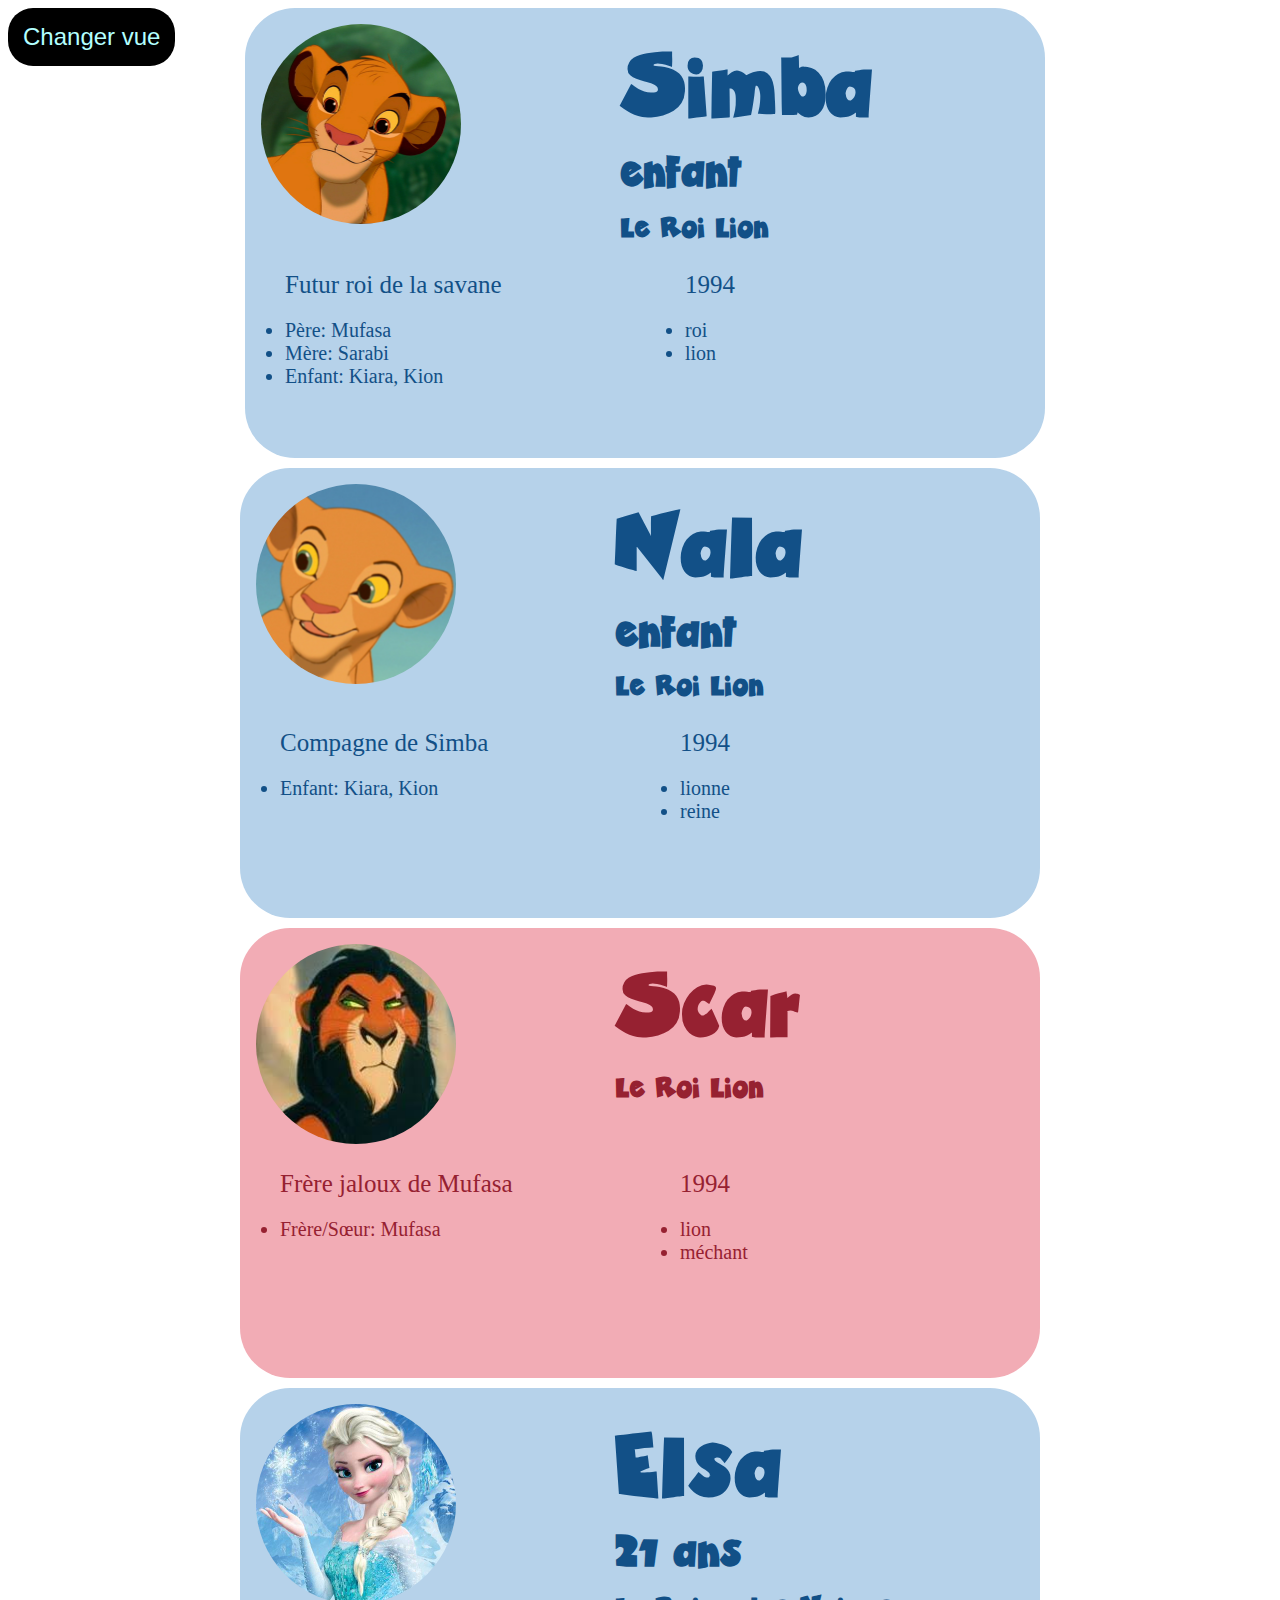
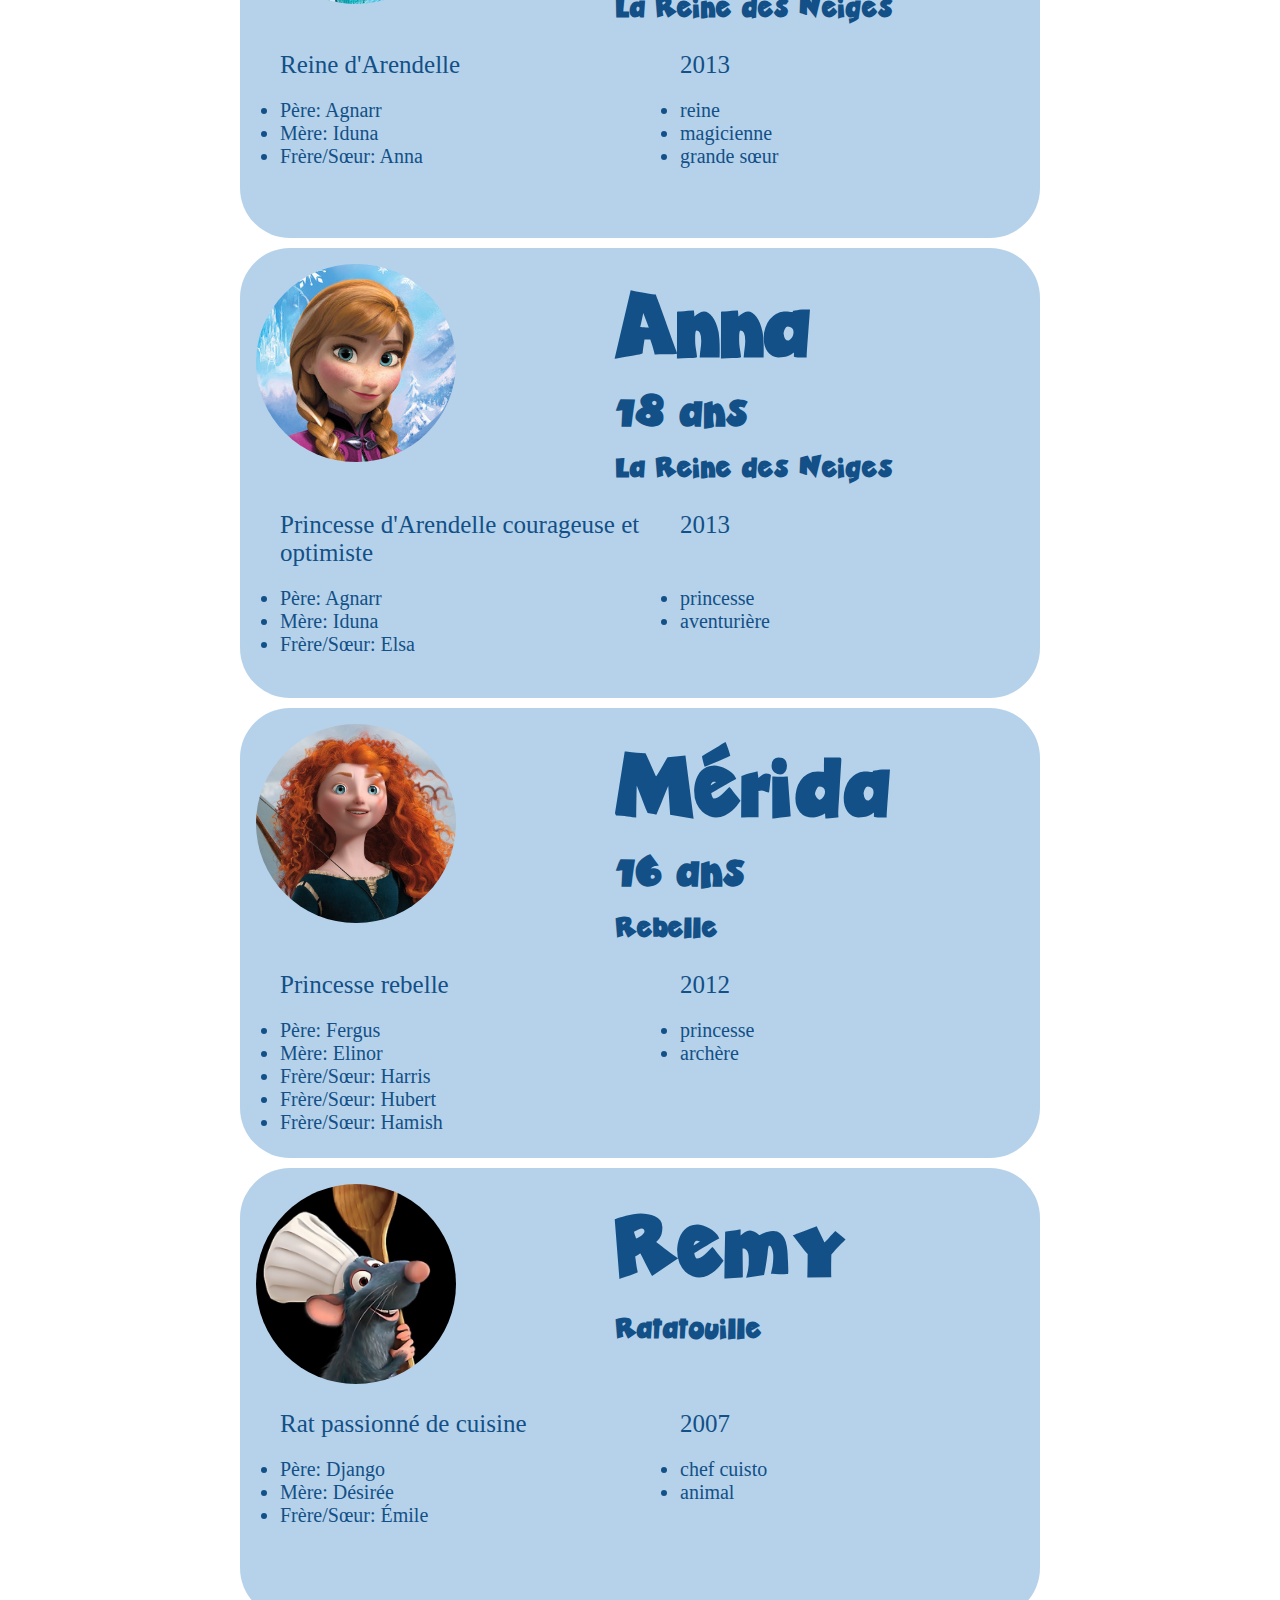
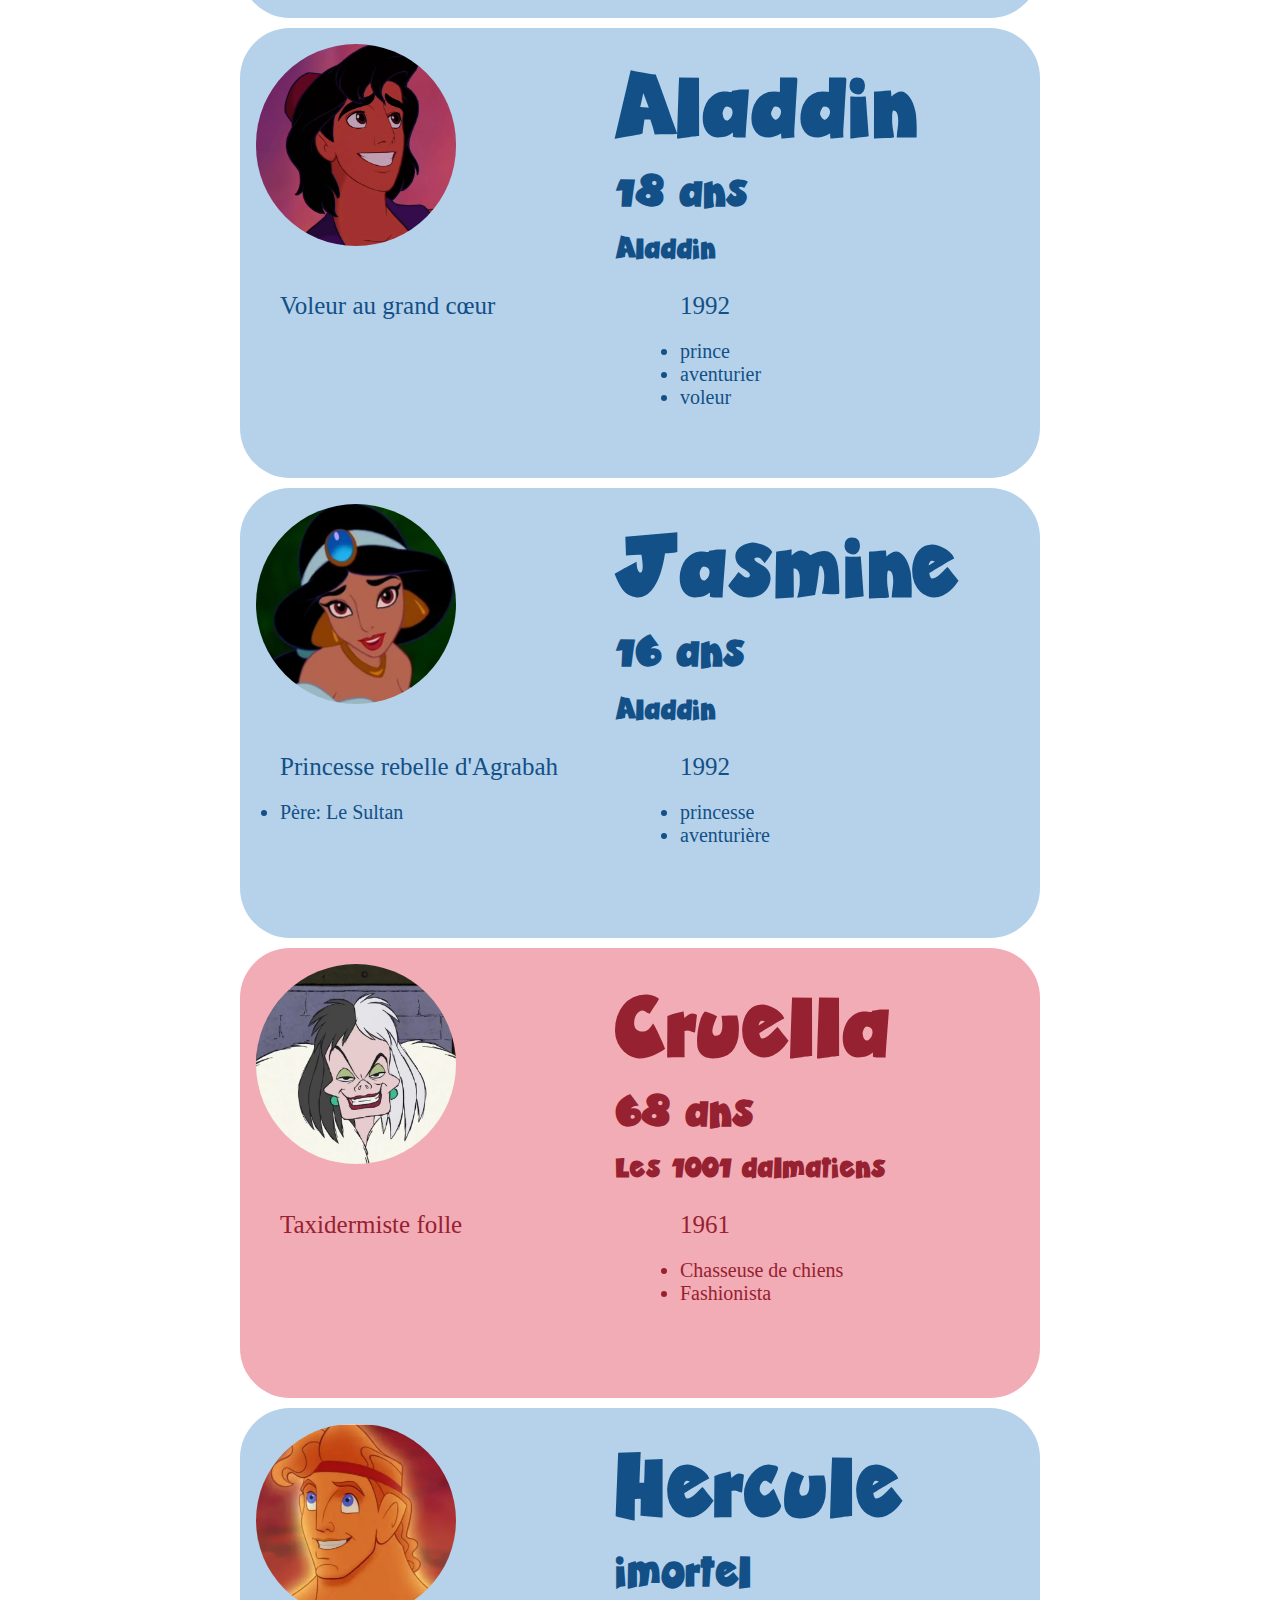
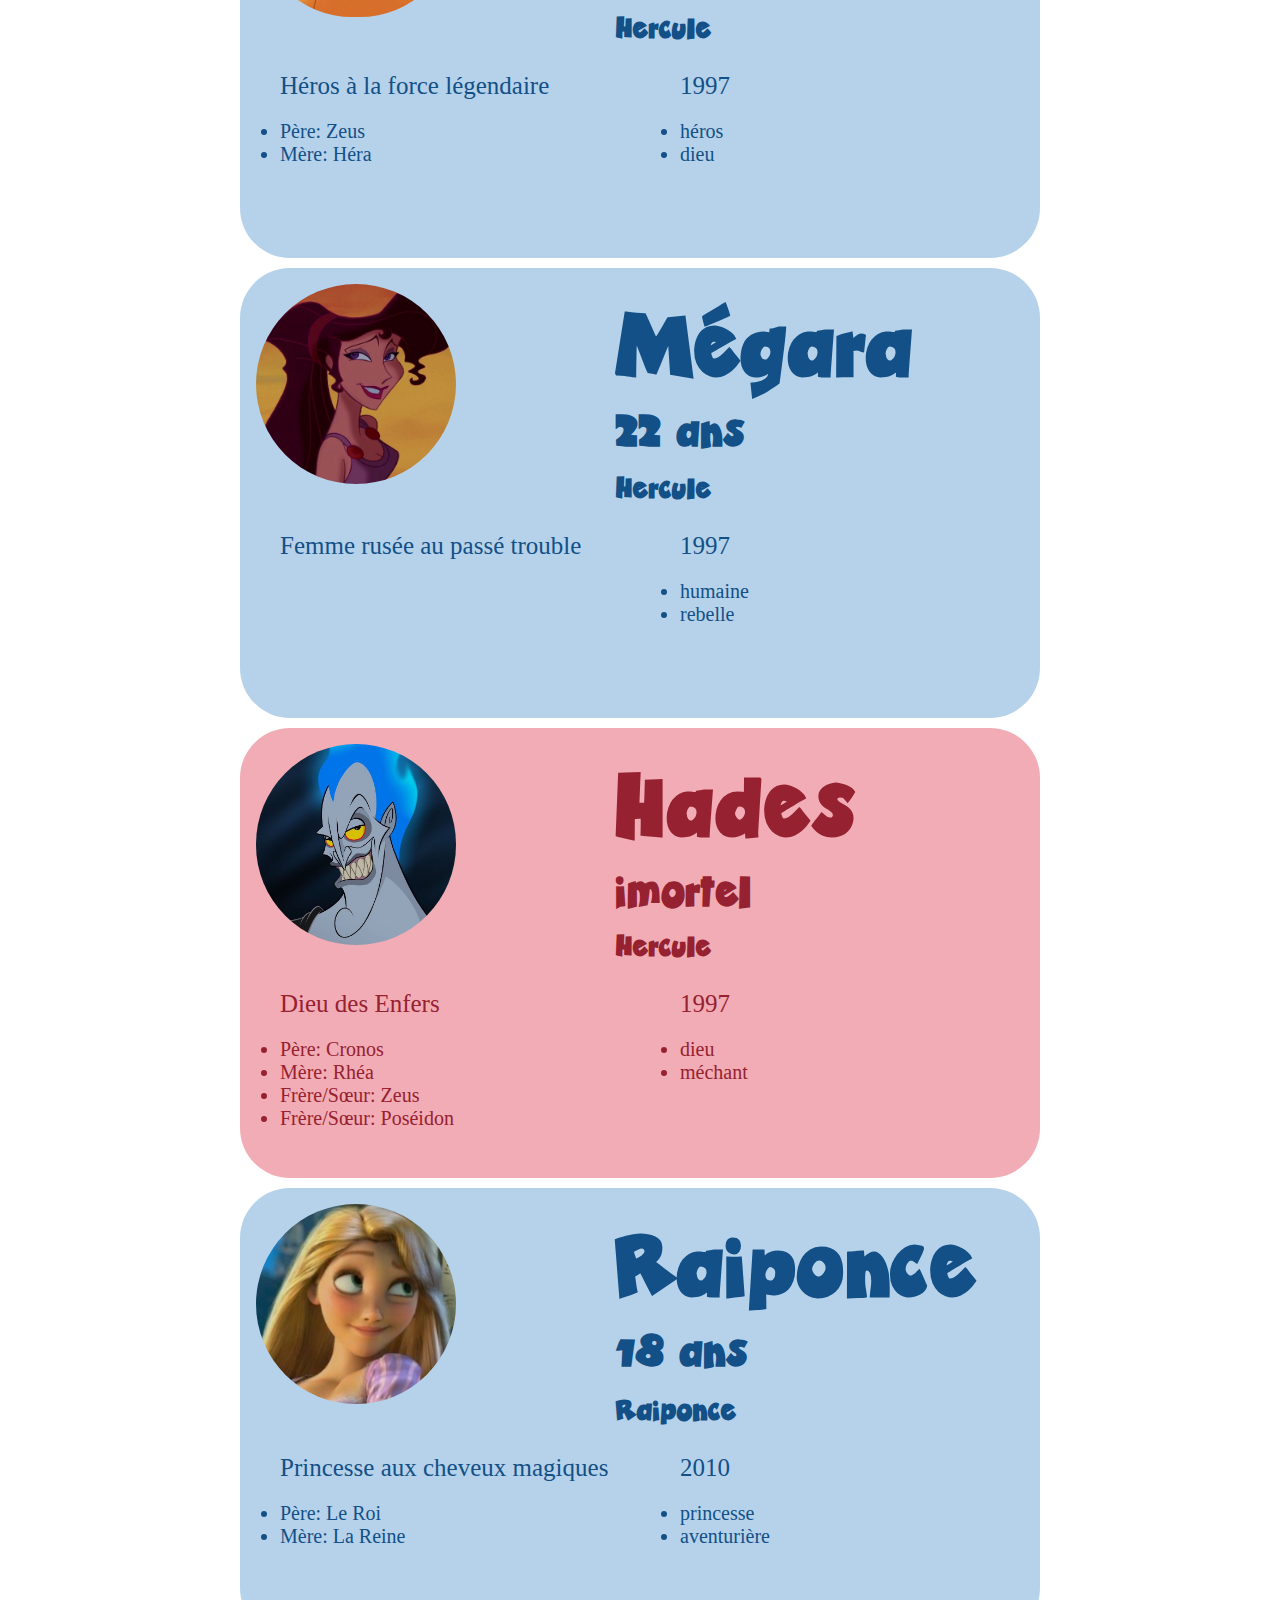
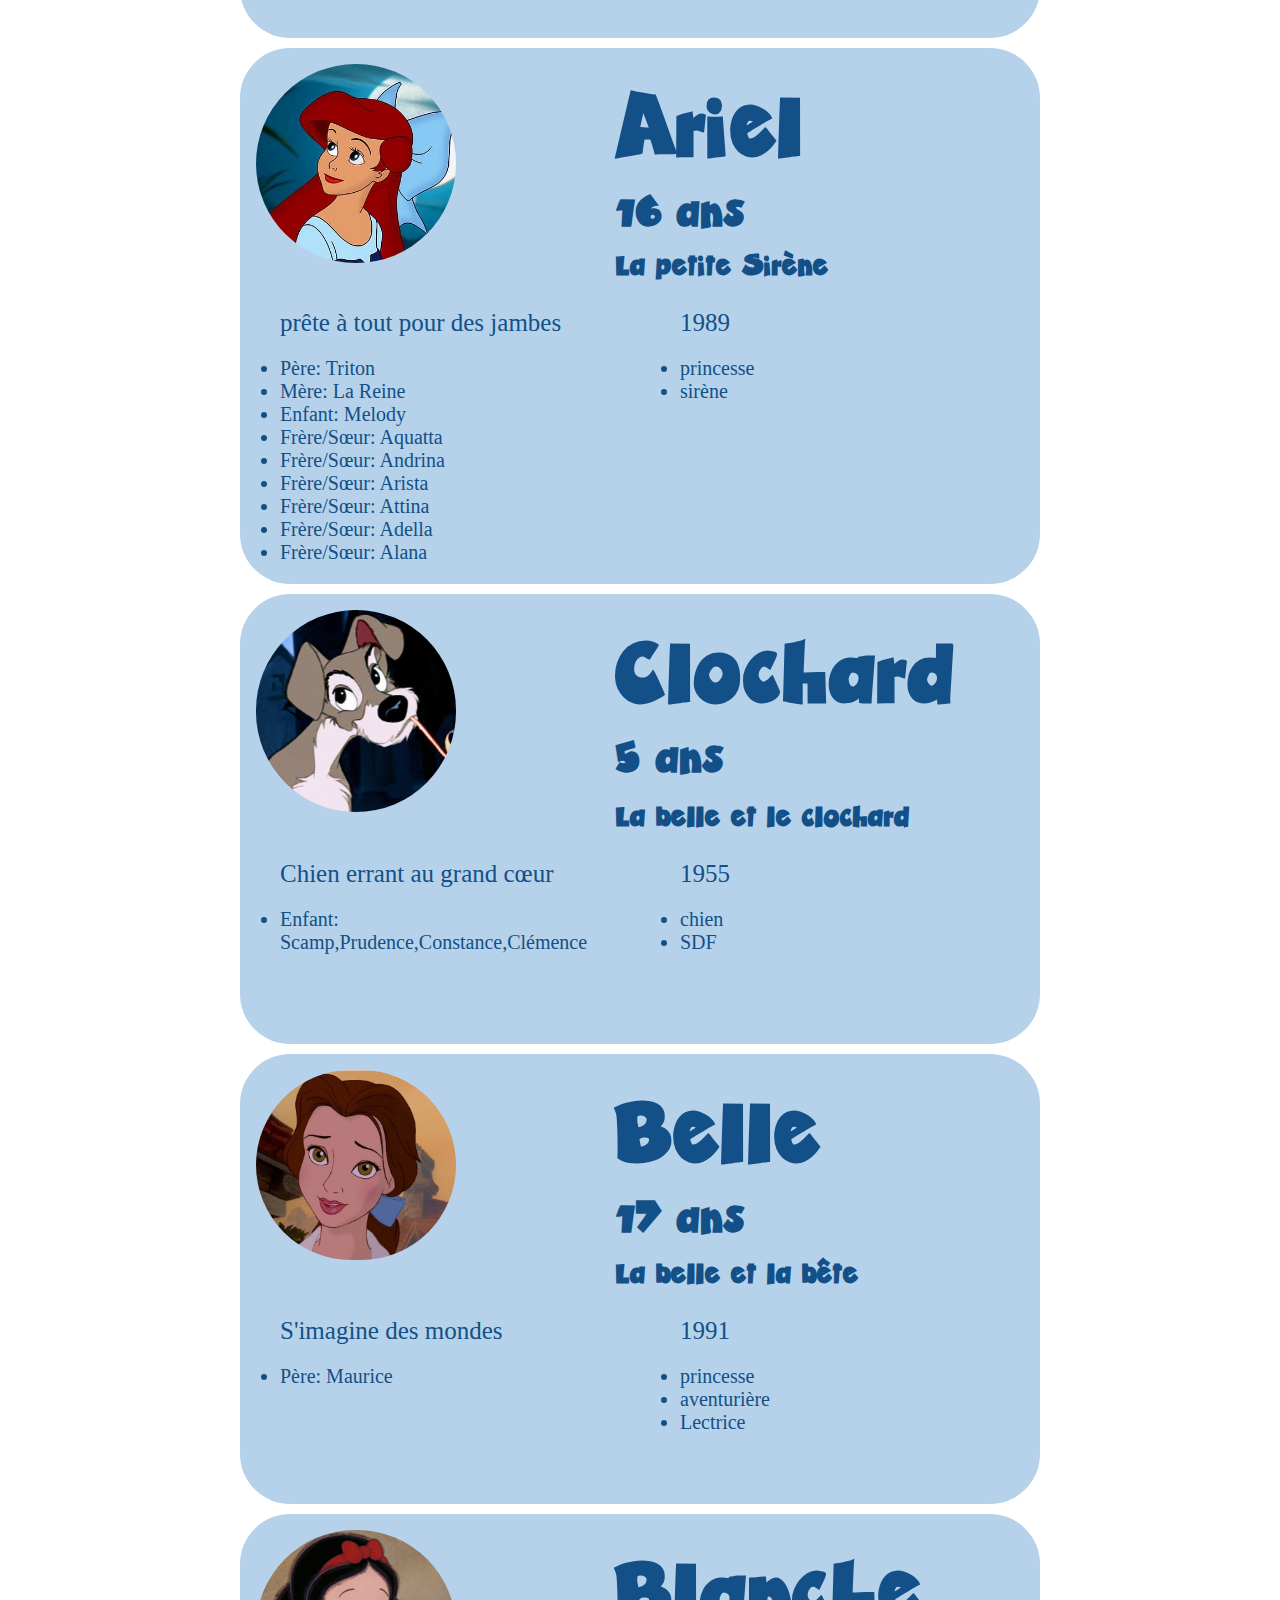
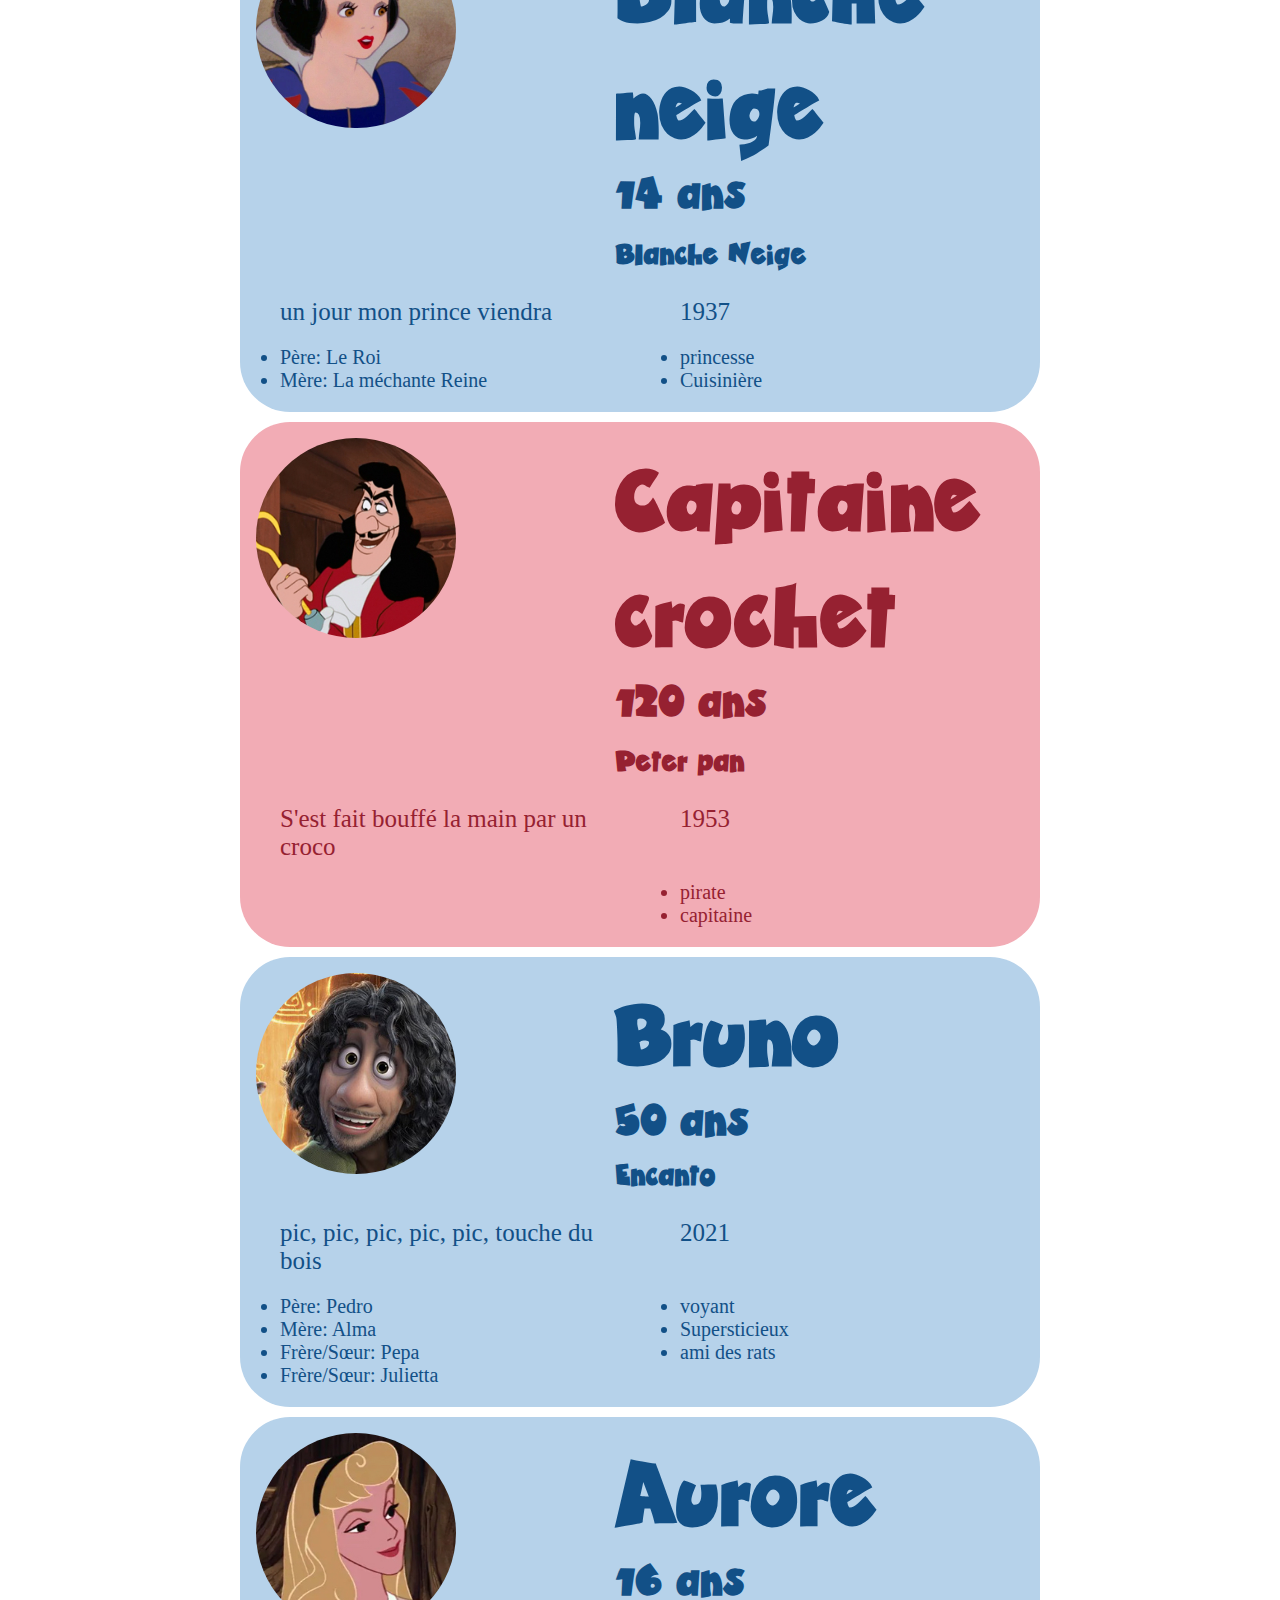
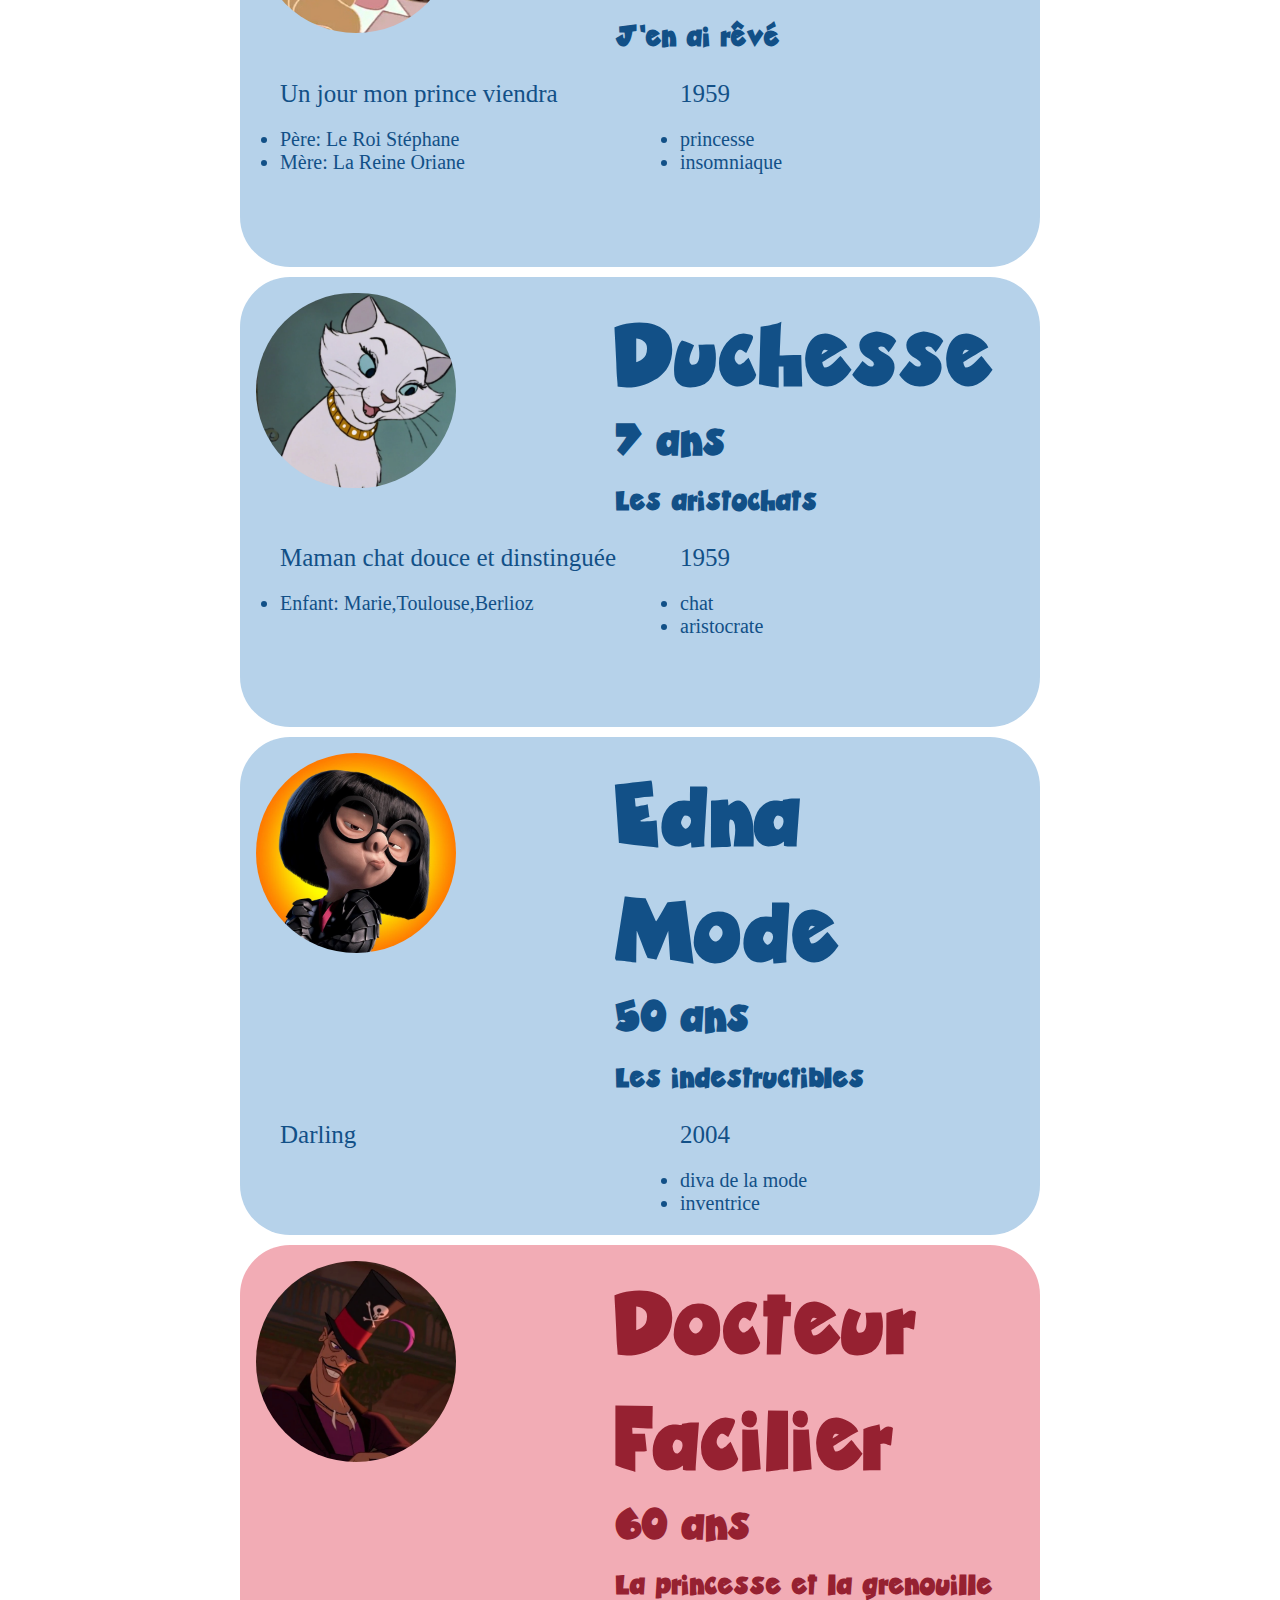
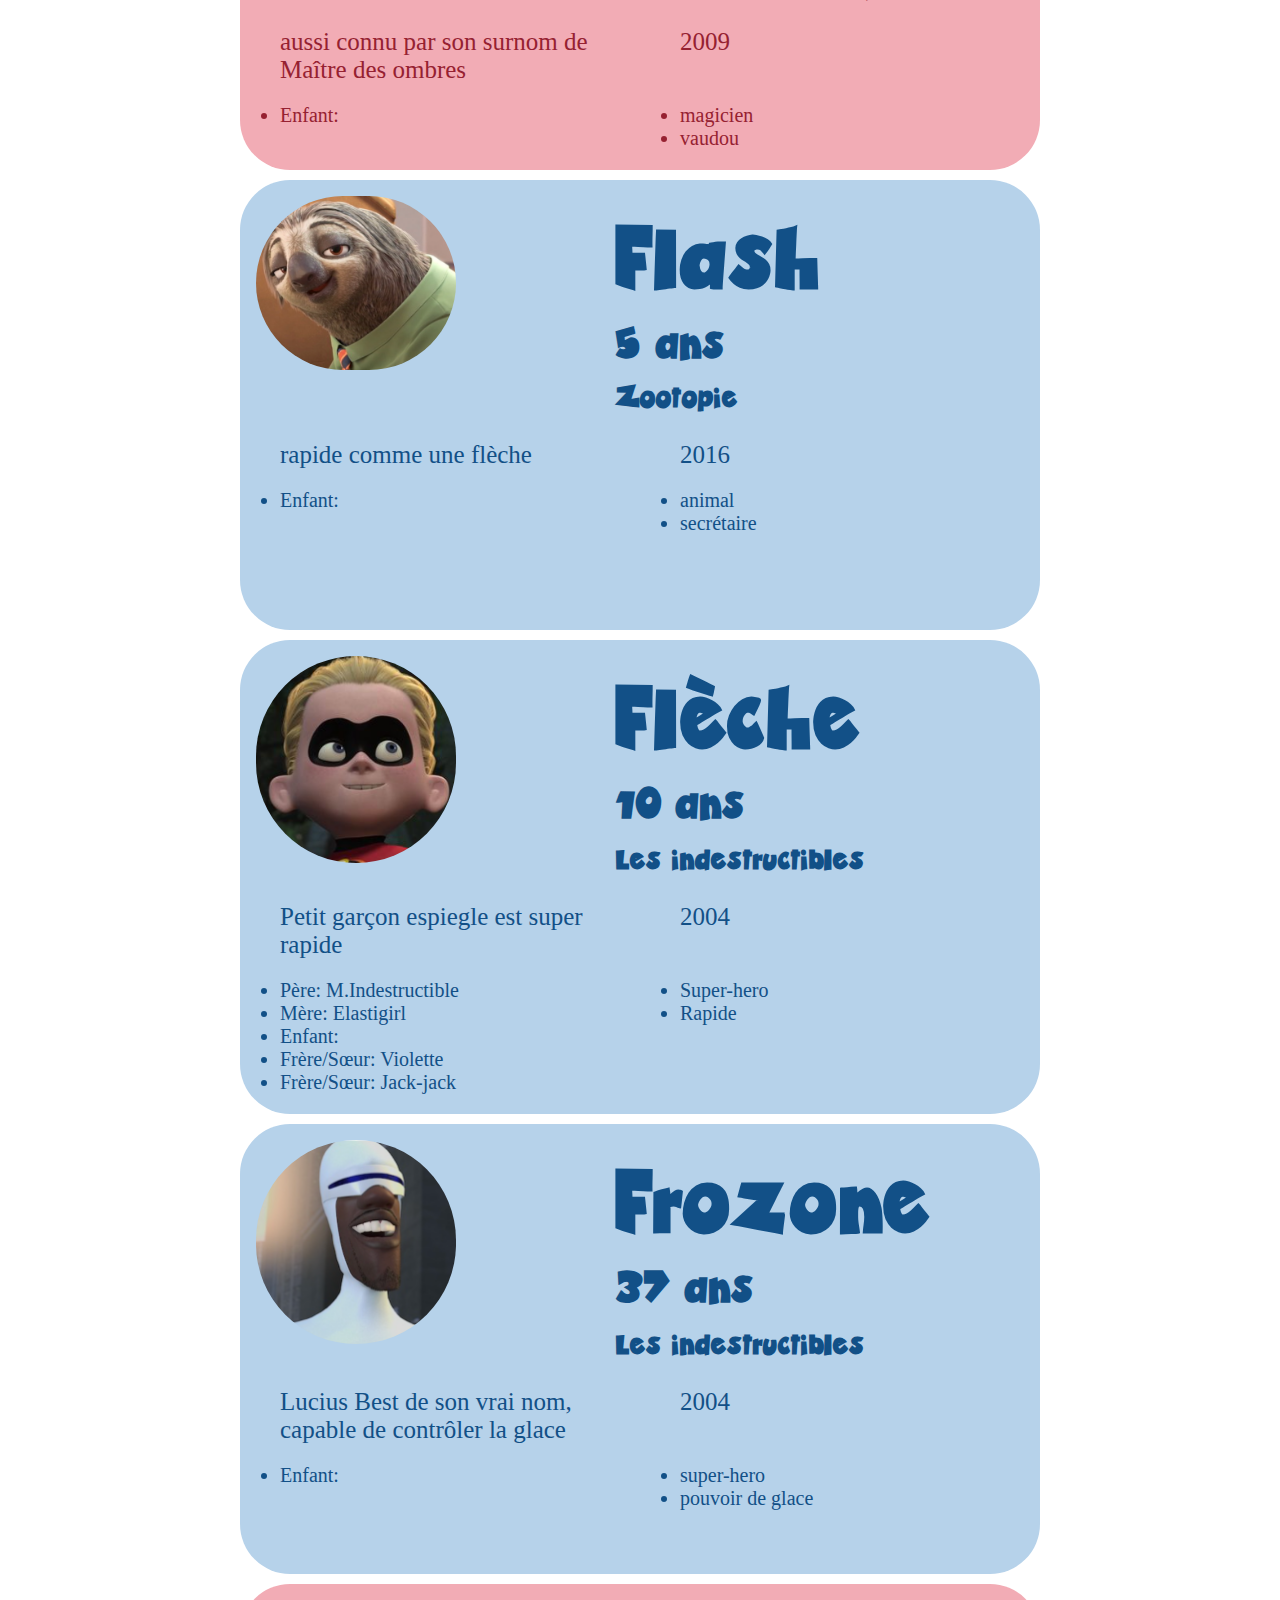
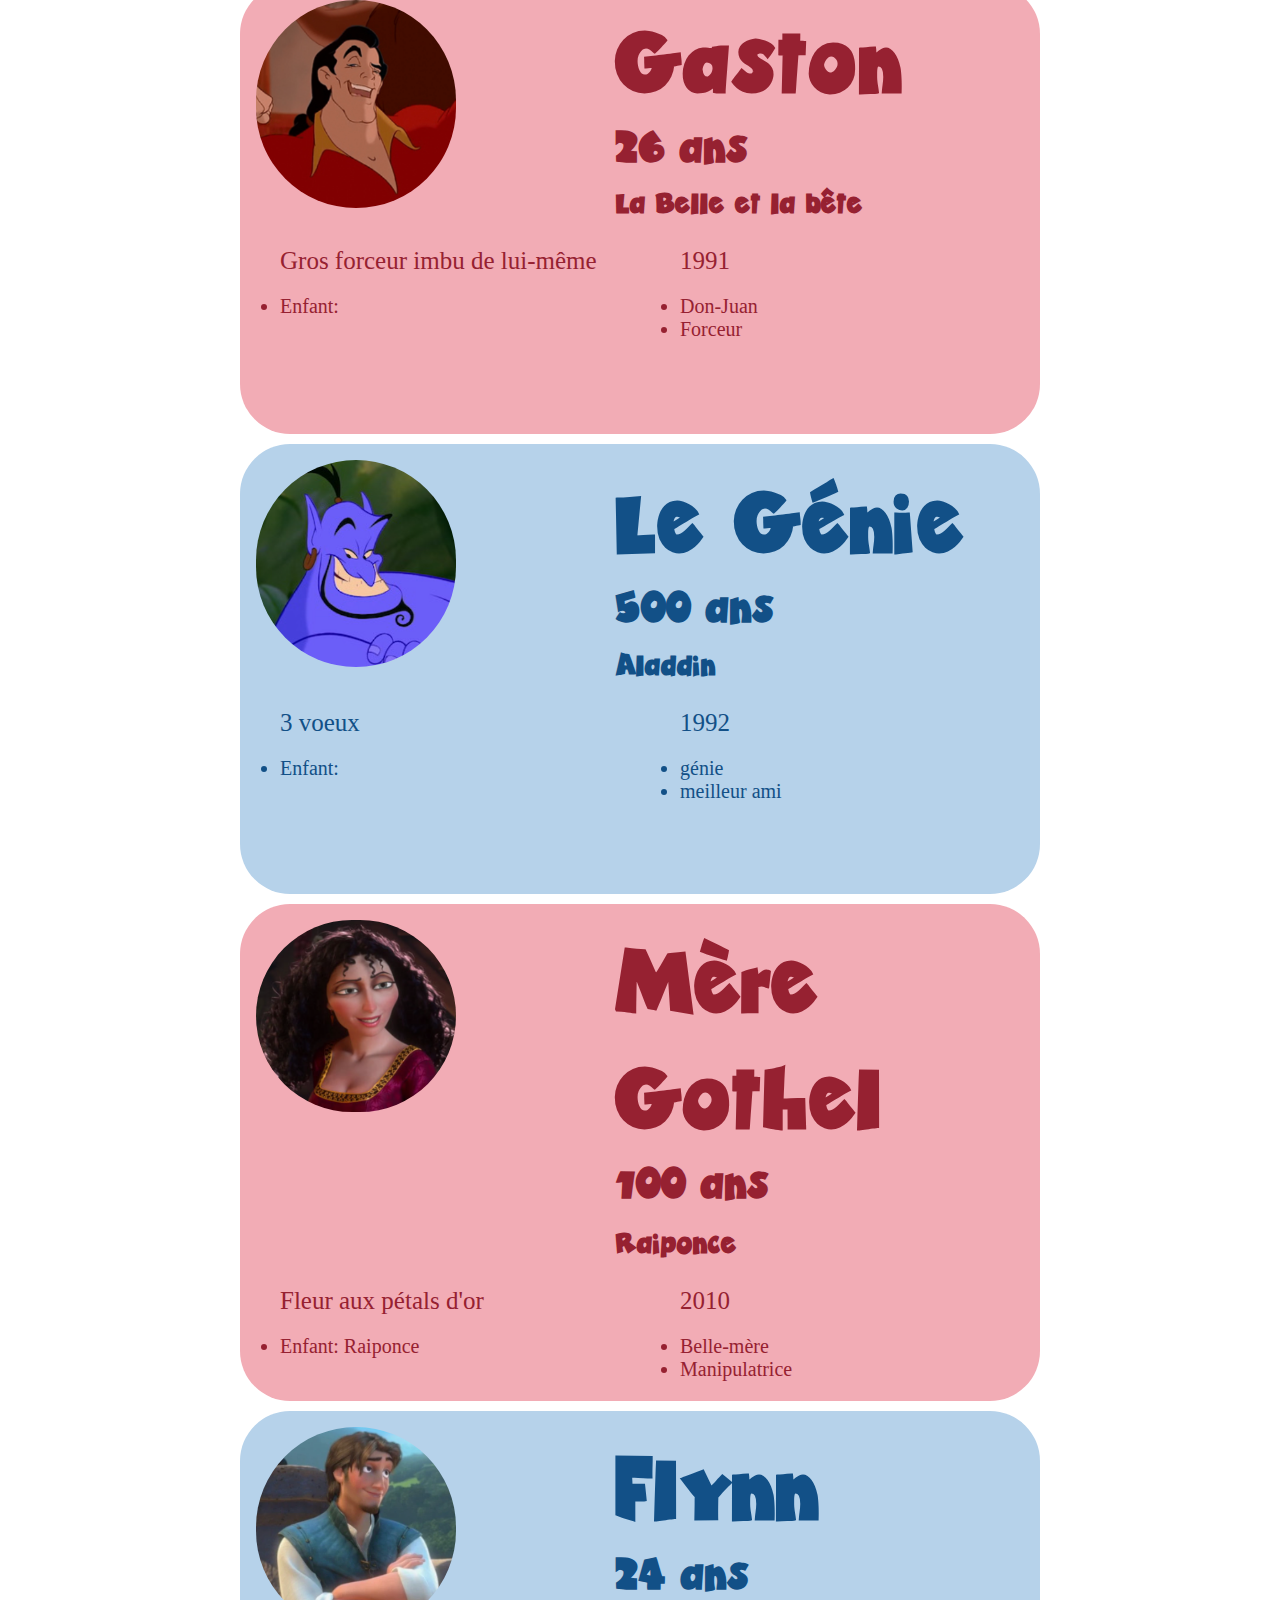
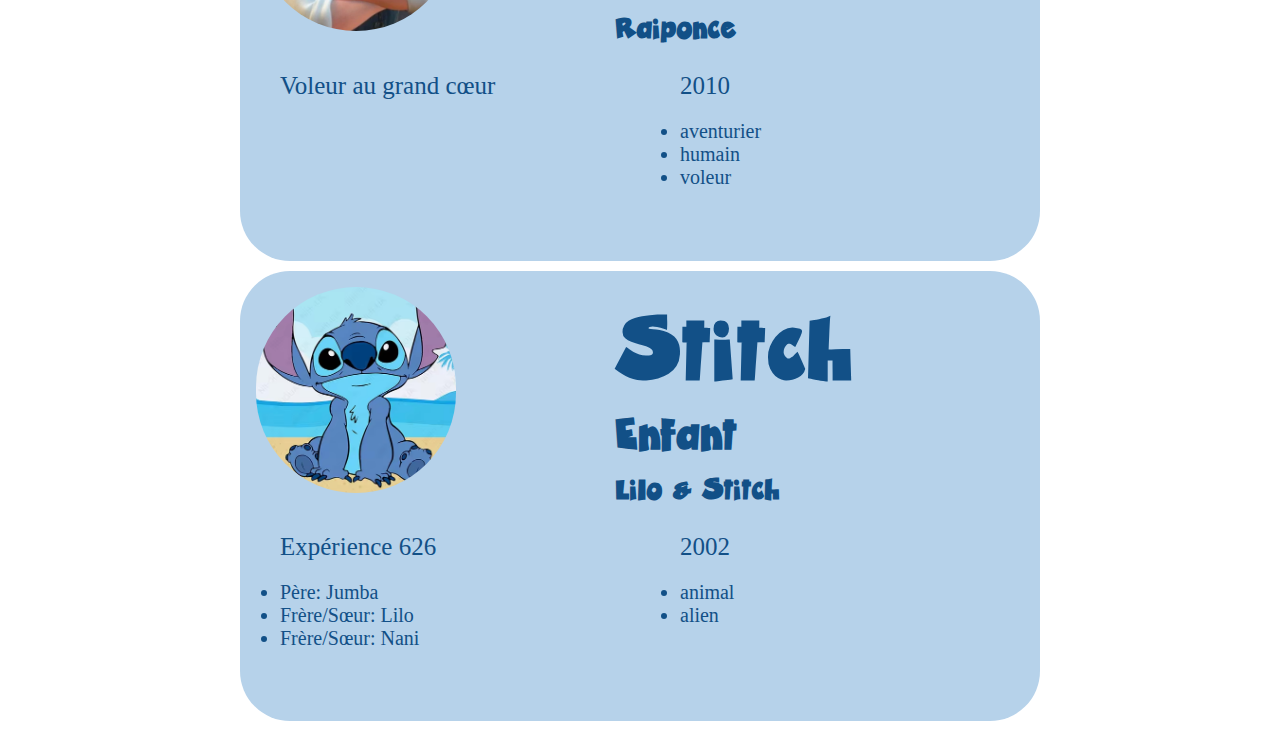
<file: index.html>
<!DOCTYPE html>
<html>

    <head>
        <link rel="stylesheet" href="./disney.css">
    </head>

    <body class="mosaique">
        <button id="switch"> Changer vue
        </button>
        <main class="mosaique">

        </main>
     <!-- <section>
             <img src="images/stitch.jpg" alt="photo de prolfil">
            <div class="haut"> 
            <h1 class="nom">Stitch</h1>
            <h2 class="age">Age indéterminé</h2>
            <h3 class="film">Lilo & Stitch</h3></div>

            <div class="description">
                <span class="description">Experience 626</span> <span class="date">2002</span>
            </div>
            <ul class="famille">
                <li>Père : Jumba</li>
                <li>Mère : non</li>
                <li>Freres & Soeurs : Lilo, Nani</li>
            </ul>
            <ul class="roles">
                <li>Animal</li>
                <li>Alien</li>
                <li>role3</li>
            </ul>

        </section> -->
    </body> 
    <script src="./disney.js"></script>
</html>
</file>
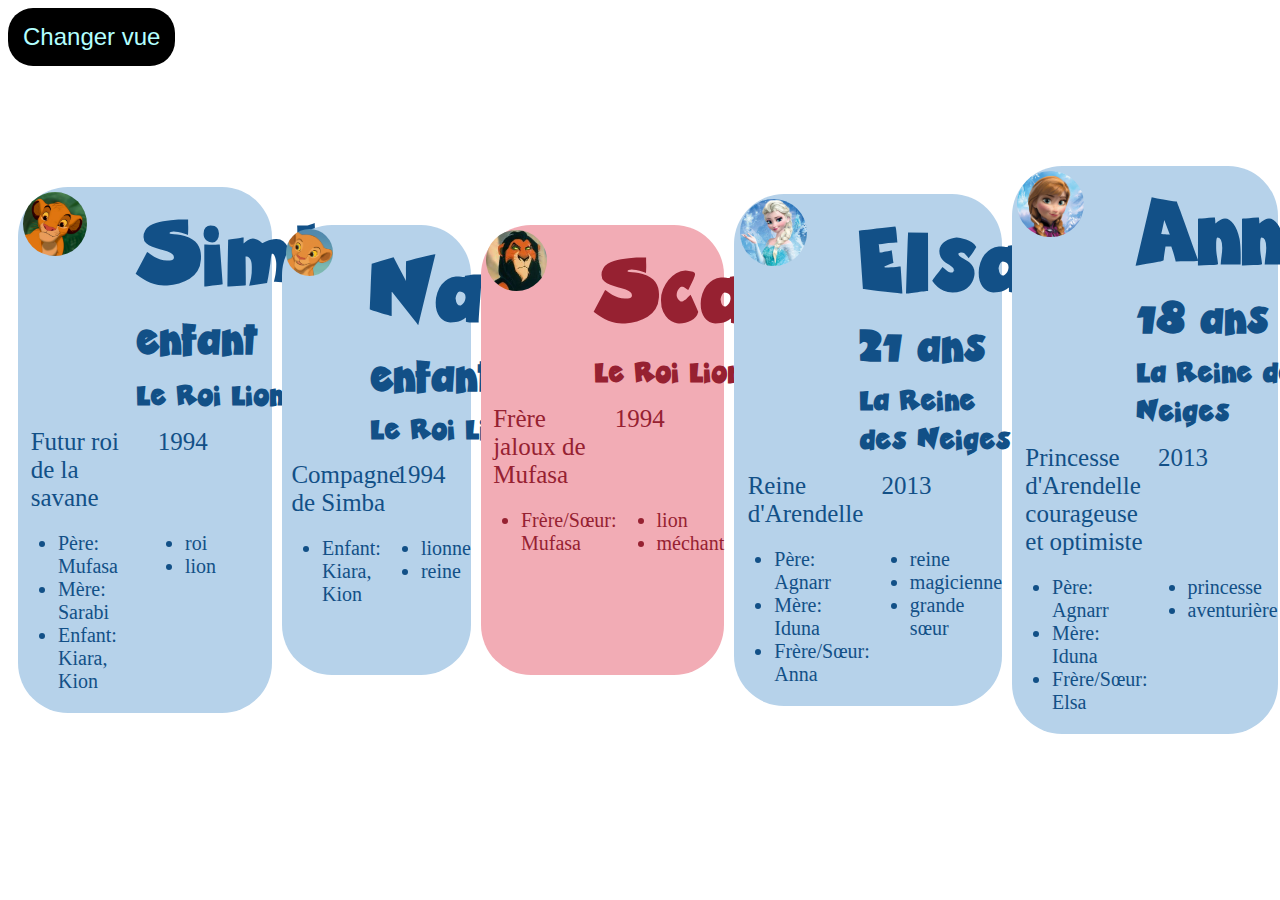
<file: disney.html>
<html>
    <head>
        <link rel="stylesheet" href="./disney.css">
    </head>

    <body>
        <button id="switch"> Changer vue
        </button>
        <main class="mosaique">

        </main>
     <!-- <section>
             <img src="images/stitch.jpg" alt="photo de prolfil">
            <div class="haut"> 
            <h1 class="nom">Stitch</h1>
            <h2 class="age">Age indéterminé</h2>
            <h3 class="film">Lilo & Stitch</h3></div>

            <div class="description">
                <span class="description">Experience 626</span> <span class="date">2002</span>
            </div>
            <ul class="famille">
                <li>Père : Jumba</li>
                <li>Mère : non</li>
                <li>Freres & Soeurs : Lilo, Nani</li>
            </ul>
            <ul class="roles">
                <li>Animal</li>
                <li>Alien</li>
                <li>role3</li>
            </ul>

        </section> -->
    </body> 
    <script src="./disney.js"></script>
</html>
</file>
<file: disney.css>
*{
    border: 0px solid;
    
     
   
  

}

@font-face {
    font-family: "Zubilo"; 
    src: url("Zubilo.ttf") format("truetype"); 
    font-weight: normal;
    font-style: normal;
}
 section>*{
    display: inline-block;
 }
.carte {
    background-color: #b6d2ea;
margin-bottom: 20px;
 }

.grand-format .nom{
    font-size: clamp(1rem, 9vw, 90px);
    padding: 0;
    margin: 0;
  
    
    
}
.grand-format .age{
    padding: 0;
    margin: 0;
    font-size: clamp(1rem, 6vw, 45px);
   
    
   
}
.grand-format .film{
    padding: 0;
    margin: 0;
    font-size: clamp(1rem, 5vw, 30px);
    padding-top: 3%;
    
    
   
}
.grand-format .description{
    width: 50%;
    display: inline-block;
    font-size: clamp(1rem, 4vw, 25px);
    padding-left: 5%;
    font-family: poppins;
    
}
.grand-format .date{
    width: 50%;
    display: inline-block;
    font-size: clamp(1rem, 4vw, 25px);
    padding-left: 5%;
    font-family: poppins;
    
}
.grand-format .famille{
    width: 50%;
    font-size: clamp(1rem, 3vw, 20px);
    font-family: poppins;
}
.grand-format .roles{
    width: 50%;
    font-size: clamp(1rem, 3vw, 20px);
    font-family: poppins;
}
.grand-format img{
    border-radius: 600px;
    width: 25%;
    height: 25%;
    
    
}
.image{
    width: 25%;
    margin-left: 6px;
    height: 25%;
}

.haut{
    width: 100%;
    display: inline-block;
    margin-top: 0%;
    padding: 2%;
   
}
.titre {
    display: inline-block;
    margin-left: 20%;
    margin-right: 3%;
    margin-top: 0%;
    
}

.milieu{
display: flex;
padding-top: 10px;
}

.bas{
    display: flex;
}

button{
    font-size: 1.5rem;
    z-index: 1;
    position: fixed;
    padding: 15px;
    border-radius: 25px;
    color: rgb(179, 255, 255);
    background-color: black;

  }
button:hover{
    background-color: rgb(117, 117, 117);
}
.petit-format{
    width:20ch ;
    
 
}
.grand-format{
    width: 100%;
    
}
.petit-format .milieu{
    display: none;

}
.petit-format .bas{
    display: none;
}
.petit-format img{
    width: 90%;
    margin-left: 5%;
    margin-right: 5%;
    margin-top: 10%;
    border-radius: 600px;
}
.petit-format .haut {
    width: 100%;
}
.petit-format .titre {
    width: 90%;
    margin: 5%;

}


.petit-format .age {
   display: none;
}


body{
    display: flex;
    gap: 10px;
}

.mosaique{
    flex-wrap: wrap;
}

.petit-format .titre *{
    text-align: center;
}
.grand-format .haut {
    display: flex;
}
.titre{
    font-family: "Zubilo",sans-serif;
    
}
.grand-format{
    border-radius: 5vw;
}
.petit-format{
    border-radius: 2vh;
}
@media screen and (min-width: 800px) {
    .grand-format {
        width: 800px;
        min-height: 450px;
        margin: auto;
        display: block; 
        border-radius: 50px;
    }}
</file>
